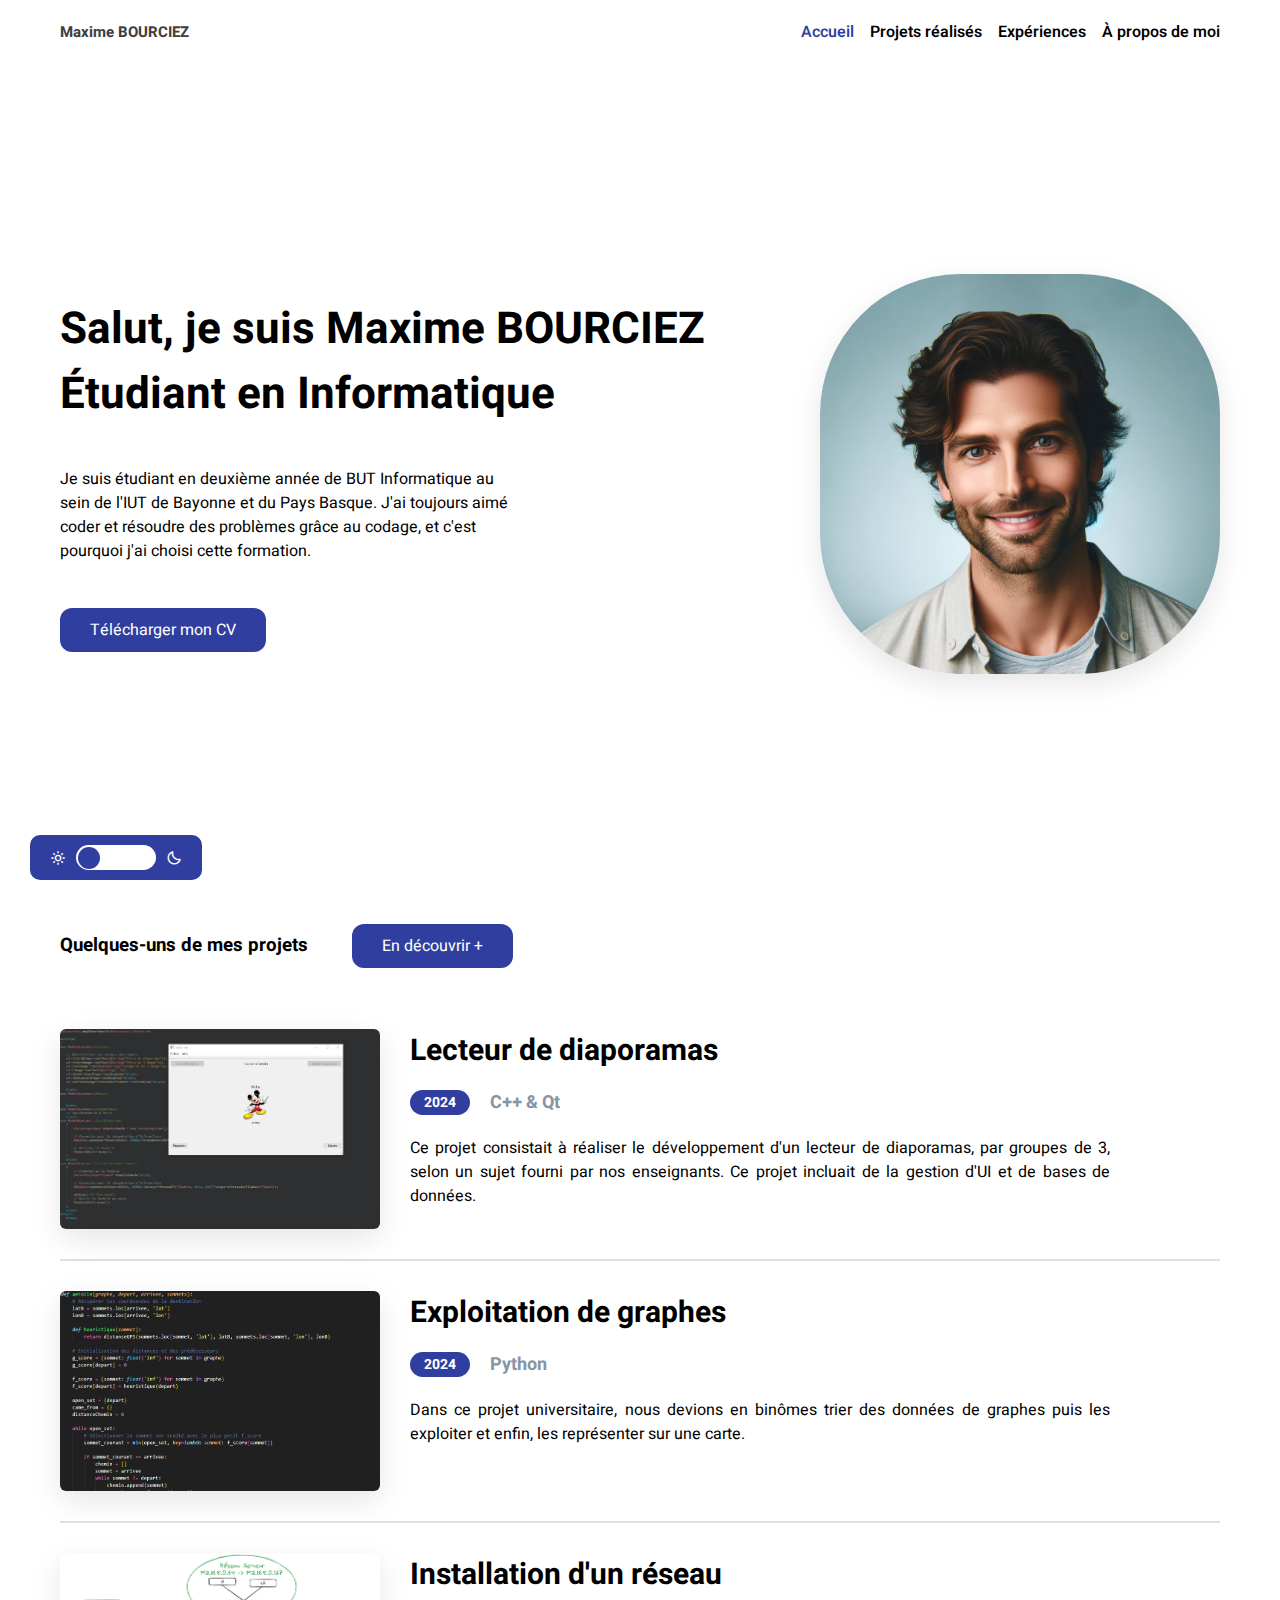
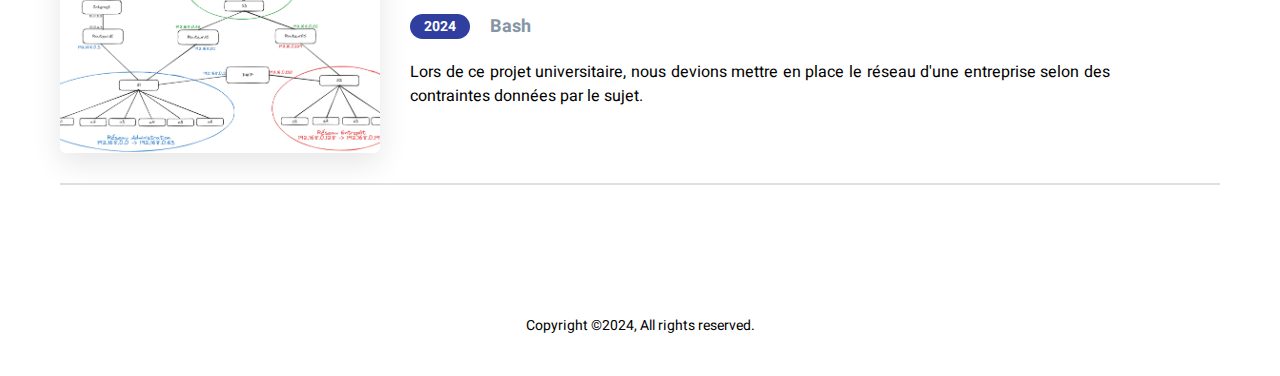
<file: index.html>
<!DOCTYPE html>
<html lang="en">

<head>
    <meta charset="UTF-8">
    <meta name="viewport" content="width=device-width, initial-scale=1.0">
    <link href='https://unpkg.com/boxicons@2.1.4/css/boxicons.min.css' rel='stylesheet'>
    <link rel="stylesheet" href="style.css">
    <title>Maxime BOURCIEZ | Portfolio</title>
</head>

<body>

    <nav>
        <div class="logo">
            <a href="#">Maxime BOURCIEZ</a>
        </div>
        <div class="nav-links">
            <a class="selected" href="index.html">Accueil</a>
            <a href="works.html">Projets réalisés</a>
            <a href="experiences.html">Expériences</a>
            <a href="about.html">À propos de moi</a>
        </div>
    </nav>

    <div class="main">
        <div class="info">
            <h1>Salut, je suis Maxime BOURCIEZ <br>Étudiant en Informatique</h1>
            <p>Je suis étudiant en deuxième année de BUT Informatique au sein de l'IUT de Bayonne et du Pays Basque. J'ai toujours aimé coder et résoudre des problèmes grâce au codage, et c'est pourquoi j'ai choisi cette formation.</p>
            <a href="assets\CV Maxime BOURCIEZ.png" download="assets\CV Maxime BOURCIEZ.png">
                <button>Télécharger mon CV</button>
            </a>
        </div>
        <img src="assets/profile-1.png">
    </div>

    

    <div class="separator">
        <h3>Quelques-uns de mes projets</h4>
        <a href="works.html">En découvrir +</a>
    </div>

    <div class="featured">
        <div class="item">
            <img src="assets/lecteur_diapo.PNG">
            <div class="details">
                <h3>Lecteur de diaporamas</h3>
                <div class="item-info">
                    <div class="year-badge">2024</div>
                    <h4>C++ & Qt</h4>
                </div>
                <p>Ce projet consistait à réaliser le développement d'un lecteur de diaporamas, par groupes de 3, selon un sujet 
                    fourni par nos enseignants. Ce projet incluait de la gestion d'UI et de bases de données.
                </p>
            </div>
        </div>
        <div class="item">
            <img src="assets/algo_graphes.PNG">
            <div class="details">
                <h3>Exploitation de graphes</h3>
                <div class="item-info">
                    <div class="year-badge">2024</div>
                    <h4>Python</h4>
                </div>
                <p>Dans ce projet universitaire, nous devions en binômes trier des données de graphes puis les exploiter
                    et enfin, les représenter sur une carte.
                </p>
            </div>
        </div>
        <div class="item">
            <img src="assets/réseau.png">
            <div class="details">
                <h3>Installation d'un réseau</h3>
                <div class="item-info">
                    <div class="year-badge">2024</div>
                    <h4>Bash </h4>
                </div>
                <p>Lors de ce projet universitaire, nous devions mettre en place le réseau d'une entreprise selon
                    des contraintes données par le sujet.
                </p>
            </div>
        </div>
    </div>

    <footer>
        <div class="socials">
            <i class='bx bxl-github'></i>
            <i class='bx bxl-instagram'></i>
            <i class='bx bxl-twitter'></i>
            <i class='bx bxl-linkedin-square'></i>
        </div>
        <p>Copyright ©2024, All rights reserved.</p>
    </footer>

    <button class="scroll-top-btn">
        <i class='bx bx-chevron-up'></i>
    </button>

    <div id="themeChanger">
        <div id="barContainer">
            <i class='bx bx-sun' id="themeIcon"></i>
            <div id="bar">
                <div id="circle" class="clear"></div>
            </div>
            <i class='bx bx-moon' id="themeIcon"></i>
        </div>
    </div>


    <script src="index.js"></script>
</body>

</html>
</file>
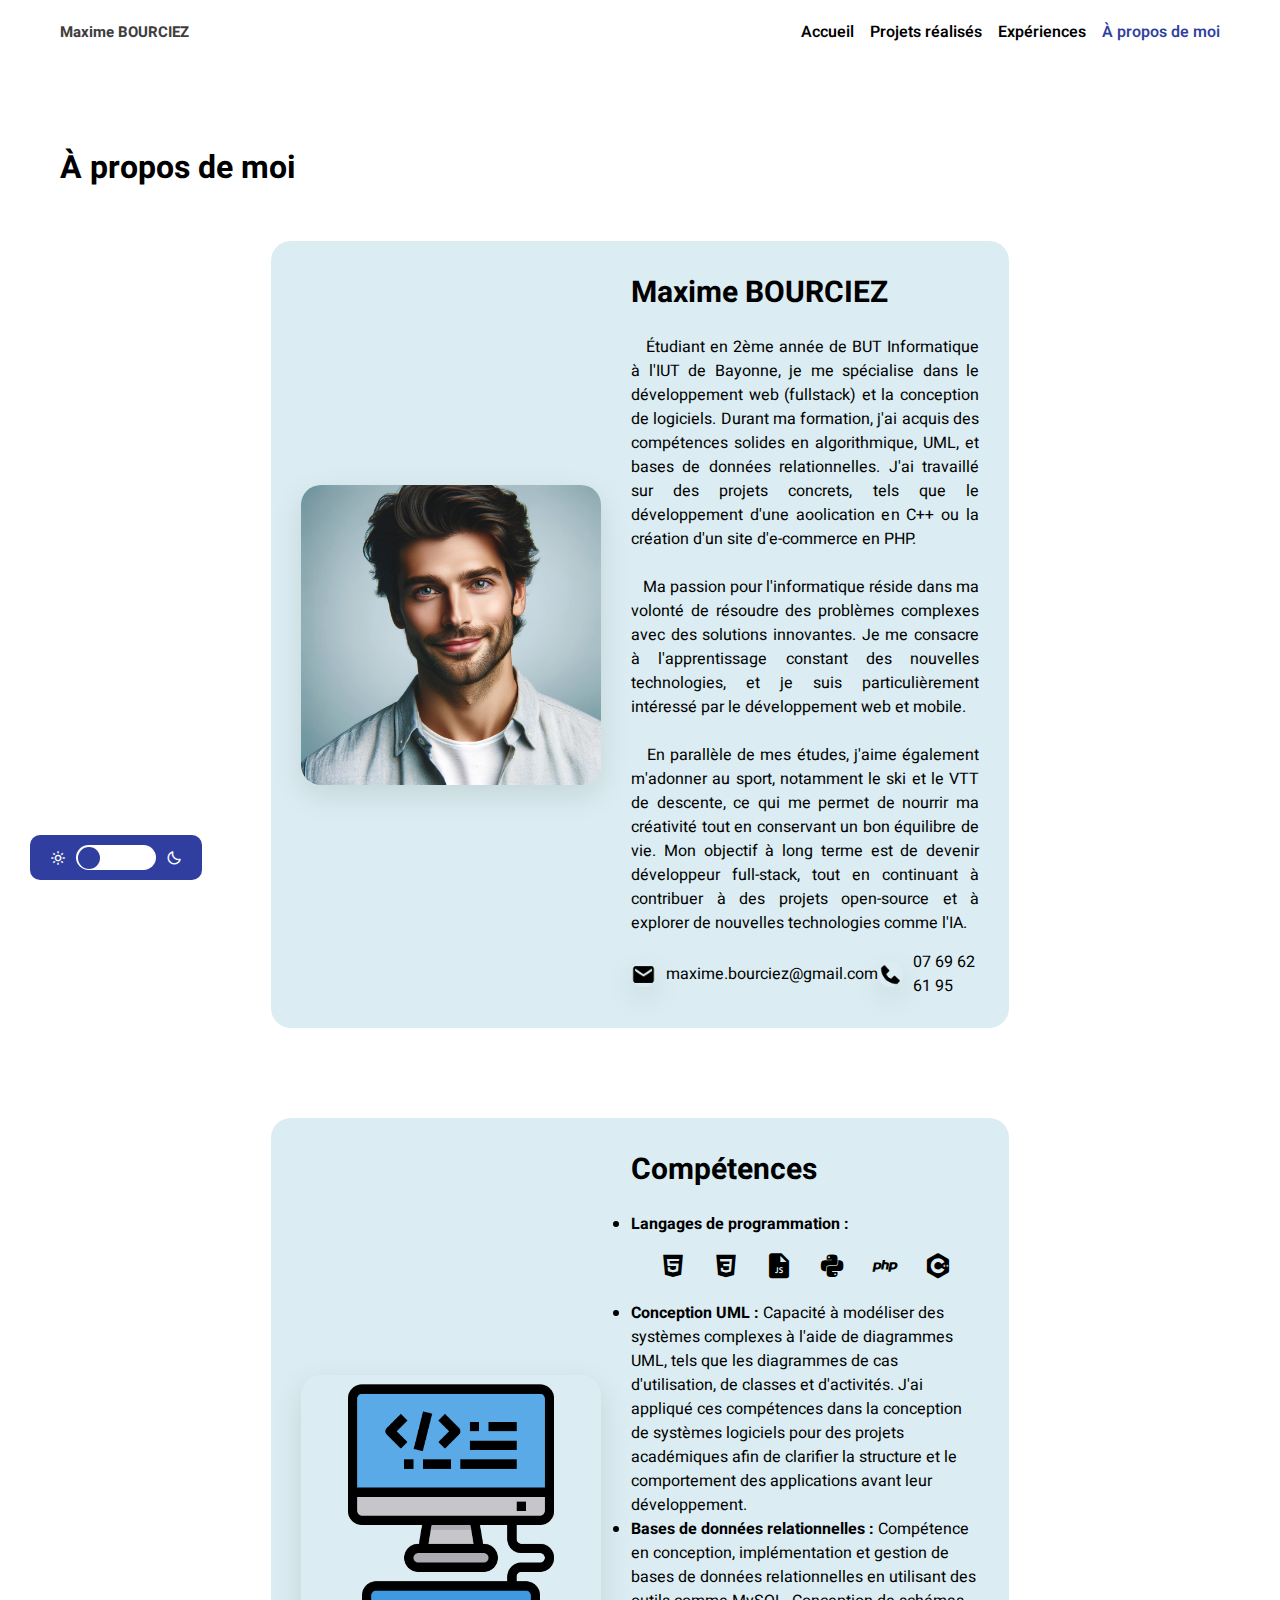
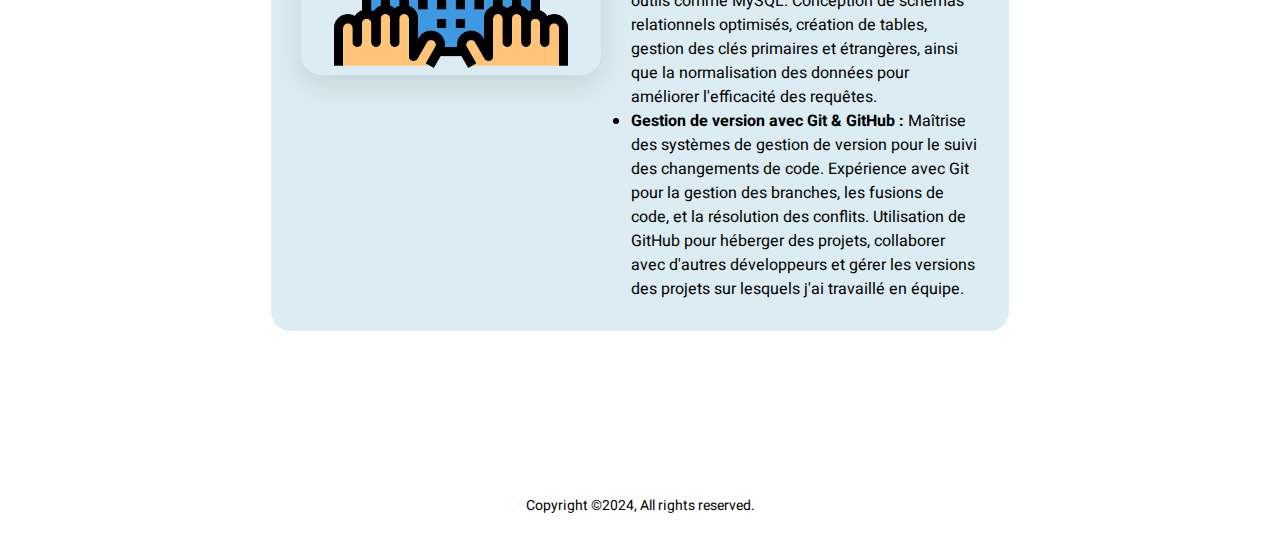
<file: about.html>
<!DOCTYPE html>
<html lang="en">
<head>
    <meta charset="UTF-8">
    <meta name="viewport" content="width=device-width, initial-scale=1.0">
    <link href='https://unpkg.com/boxicons@2.1.4/css/boxicons.min.css' rel='stylesheet'>
    <link rel="stylesheet" href="style.css">
    <title>À propos de moi</title>
</head>
<body>
    <nav>
        <div class="logo">
            <a href="index.html">Maxime BOURCIEZ</a>
        </div>
        <div class="nav-links">
            <a href="index.html">Accueil</a>
            <a href="works.html">Projets réalisés</a>
            <a href="experiences.html">Expériences</a>
            <a class="selected" href="about.html">À propos de moi</a>
        </div>
    </nav>

    <h1 class="page-title">À propos de moi</h1>

    <div class="content">
        <div class="container">
            <img src="assets/profile-2.png">
            <div class="about">
                <h2>Maxime BOURCIEZ</h2>
                <p>&nbsp; &nbsp;Étudiant en 2ème année de BUT Informatique à l'IUT de Bayonne, je me spécialise dans le développement web (fullstack) et la conception de logiciels. 
                    Durant ma formation, j'ai acquis des compétences solides en algorithmique, UML, et bases de données relationnelles. J'ai travaillé sur des projets concrets, tels 
                    que le développement d'une aoolication en C++ ou la création d'un site d'e-commerce en PHP.</p> <br>

                <p>&nbsp; &nbsp;Ma passion pour l'informatique réside dans ma volonté de résoudre des problèmes complexes avec des solutions innovantes. Je me consacre à l'apprentissage 
                    constant des nouvelles technologies, et je suis particulièrement intéressé par le développement web et mobile. </p>
                <br>

                <p>&nbsp; &nbsp;En parallèle de mes études, j'aime 
                    également m'adonner au sport, notamment le ski et le VTT de descente, ce qui me permet de nourrir ma créativité tout en conservant un bon équilibre de vie. Mon objectif à long terme est 
                    de devenir développeur full-stack, tout en continuant à contribuer à des projets open-source et à explorer de nouvelles technologies comme l'IA.</p>
                <div id="contact">
                    <div class="contact-item">
                        <img src="assets/mail-icon.png" alt="">
                        <p class="contact-way">maxime.bourciez@gmail.com</p>
                    </div>
                    <div class="contact-item">
                        <img src="assets/phone-icon.png" alt="">
                        <p class="contact-way">07 69 62 61 95</p>
                    </div>  
                </div>
            </div>
        </div>
    </div>

    <div class="skills content">
        <div class="container">
            <img src="assets/coding.png">
            <div class="about">
                <div class="skills">
                    <h2>Compétences</h2>
                    <ul>
                        <li id="lang"><strong>Langages de programmation :</strong> 
                            <ul>
                                <li><i class='bx bxl-html5'></i></li>
                                <li><i class='bx bxl-css3' ></i></li>
                                <li><i class='bx bxs-file-js'></i></li>
                                <li><i class='bx bxl-python' ></i></li>
                                <li><i class='bx bxl-php' ></i></li>
                                <li><i class='bx bxl-c-plus-plus' ></i></li>
                            </ul>
                        </li>
                    </ul>
                    <ul>                
                        <li><strong>Conception UML :</strong> Capacité à modéliser des systèmes complexes à l'aide de diagrammes UML, tels que les diagrammes de cas d'utilisation, de classes et d'activités. J'ai appliqué ces compétences dans la conception de systèmes logiciels pour des projets académiques afin de clarifier la structure et le comportement des applications avant leur développement.</li>
                
                        <li><strong>Bases de données relationnelles :</strong> Compétence en conception, implémentation et gestion de bases de données relationnelles en utilisant des outils comme MySQL. Conception de schémas relationnels optimisés, création de tables, gestion des clés primaires et étrangères, ainsi que la normalisation des données pour améliorer l'efficacité des requêtes.</li>
                
                        <li><strong>Gestion de version avec Git & GitHub :</strong> Maîtrise des systèmes de gestion de version pour le suivi des changements de code. Expérience avec Git pour la gestion des branches, les fusions de code, et la résolution des conflits. Utilisation de GitHub pour héberger des projets, collaborer avec d'autres développeurs et gérer les versions des projets sur lesquels j'ai travaillé en équipe.</li>
                    </ul>
                </div>
            </div>
        </div>        
    </div>


    <footer>
        <div class="socials">
            <a href="https://github.com/Lifzerr" target="_blank">
                <i class='bx bxl-github'></i>
            </a>
            <a href="https://www.instagram.com/maxime.bok/" target="_blank">
                <i class='bx bxl-instagram'></i>
            </a>
            <a href="https://x.com/Maxime_Bourciez" target="_blank">
                <i class='bx bxl-twitter'></i>
            </a>
            <a href="https://www.linkedin.com/in/maxime-bourciez-72aa0b2b3/" target="_blank">
                <i class='bx bxl-linkedin-square'></i>
            </a>
            
        </div>
        <p>Copyright ©2024, All rights reserved.</p>
    </footer>

    <button class="scroll-top-btn">
        <i class='bx bx-chevron-up'></i>
    </button>

    <div id="themeChanger">
        <div id="barContainer">
            <i class='bx bx-sun' id="themeIcon"></i>
            <div id="bar">
                <div id="circle" class="clear"></div>
            </div>
            <i class='bx bx-moon' id="themeIcon"></i>
        </div>
    </div>

    <script src="index.js"></script>
</body>

</html>
</file>
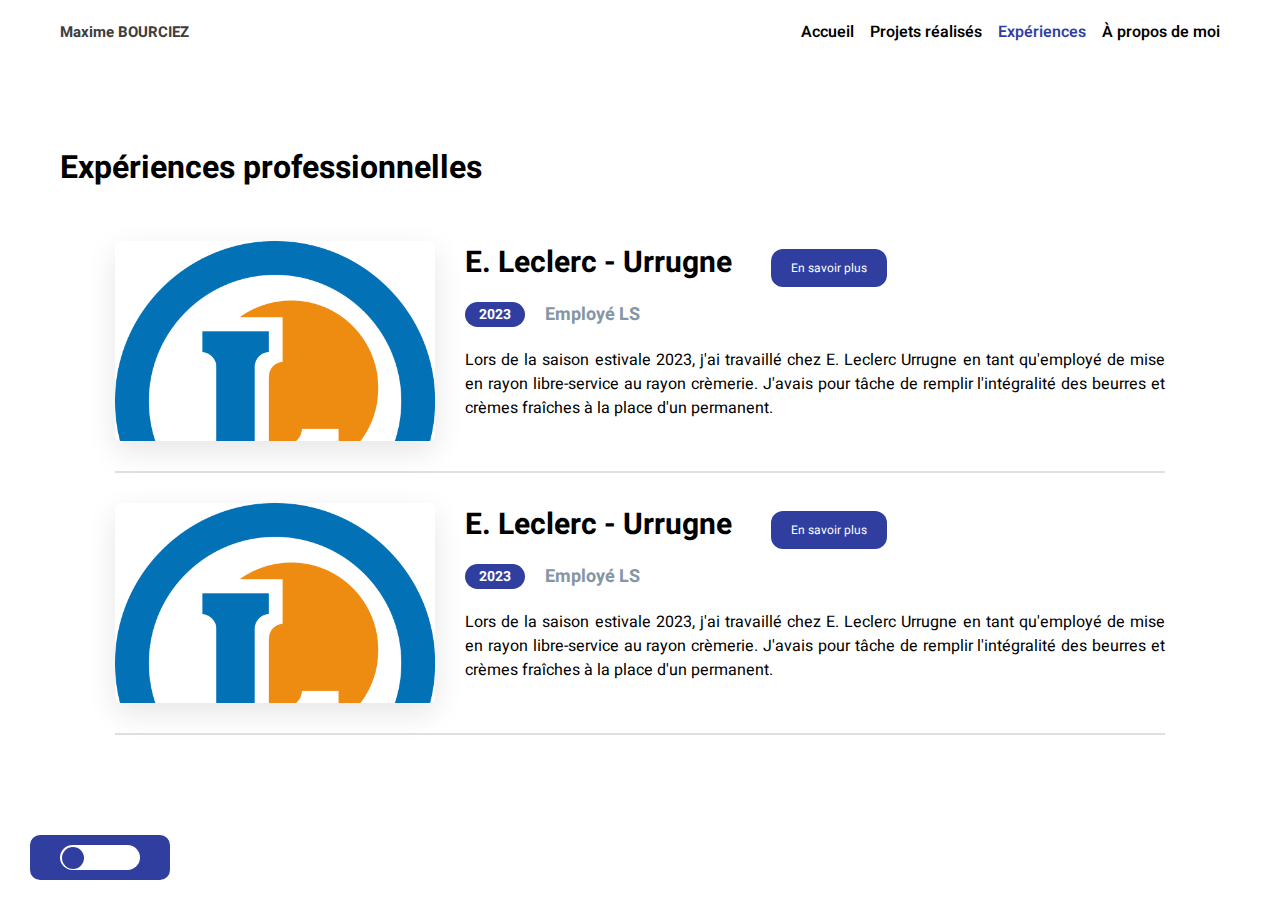
<file: experiences.html>
<!DOCTYPE html>
<html lang="en">
<head>
    <meta charset="UTF-8">
    <meta name="viewport" content="width=device-width, initial-scale=1.0">
    <title>Expériences</title>
    <link rel="stylesheet" href="style.css">
</head>
<body>
    <nav>
        <div class="logo">
            <a href="#">Maxime BOURCIEZ</a>
        </div>
        <div class="nav-links">
            <a href="index.html">Accueil</a>
            <a href="works.html">Projets réalisés</a>
            <a class="selected" href="experiences.html">Expériences</a>
            <a href="about.html">À propos de moi</a>
        </div>
    </nav>

    <h1 class="page-title">Expériences professionnelles</h1>

    <div class="content">
        <div class="works-list">
            <div class="item">
                <img src="assets/logoLeclerc.png">
                <div class="details">
                    <h3>E. Leclerc - Urrugne</h3>
                    <a href="#">En savoir plus</a>
                    <div class="item-info">
                        <div class="year-badge">2023</div>
                        <h4>Employé LS</h4>
                    </div>
                    <p>Lors de la saison estivale 2023, j'ai travaillé chez E. Leclerc Urrugne en tant qu'employé de mise en rayon libre-service 
                        au rayon crèmerie. J'avais pour tâche de remplir l'intégralité des beurres et crèmes fraîches à la place d'un permanent. 
                    </p>
                </div>
            </div>

            <div class="item">
                <img src="assets/logoLeclerc.png">
                <div class="details">
                    <h3>E. Leclerc - Urrugne</h3>
                    <a href="#">En savoir plus</a>
                    <div class="item-info">
                        <div class="year-badge">2023</div>
                        <h4>Employé LS</h4>
                    </div>
                    <p>Lors de la saison estivale 2023, j'ai travaillé chez E. Leclerc Urrugne en tant qu'employé de mise en rayon libre-service 
                        au rayon crèmerie. J'avais pour tâche de remplir l'intégralité des beurres et crèmes fraîches à la place d'un permanent. 
                    </p>
                </div>
            </div>
        </div>
    </div>

    <button class="scroll-top-btn">
        <i class='bx bx-chevron-up'></i>
    </button>

    <div id="themeChanger">
        <div id="barContainer">
            <i class='bx bx-sun' id="themeIcon"></i>
            <div id="bar">
                <div id="circle" class="clear"></div>
            </div>
            <i class='bx bx-moon' id="themeIcon"></i>
        </div>
    </div>

    <script src="index.js"></script>
</body>
</html>
</file>
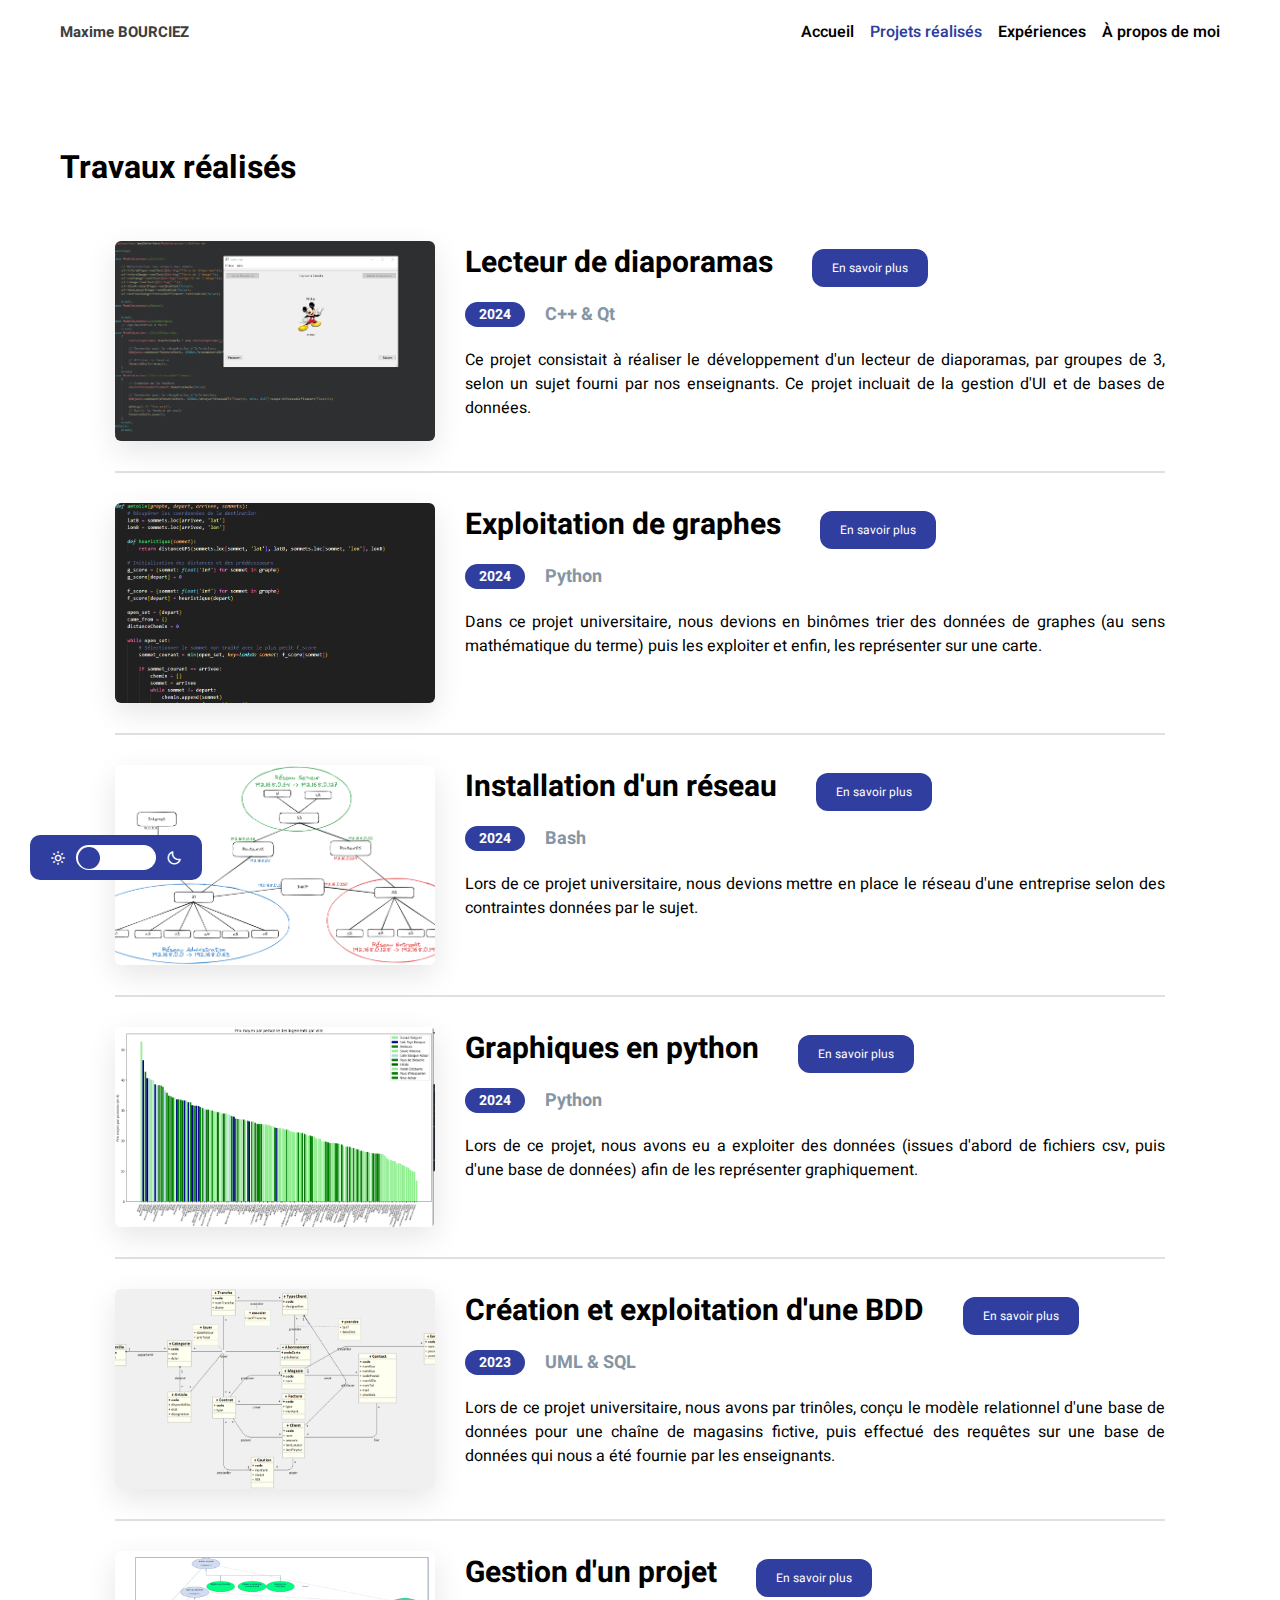
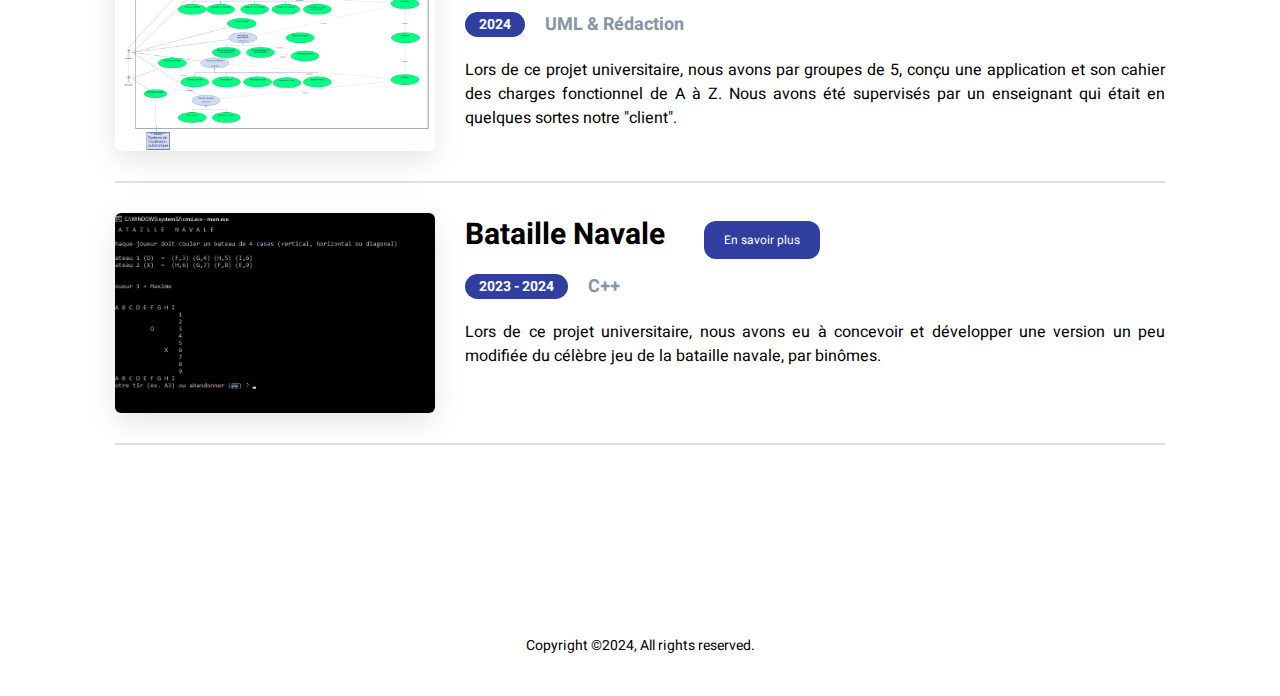
<file: works.html>
<!DOCTYPE html>
<html lang="en">

<head>
    <meta charset="UTF-8">
    <meta name="viewport" content="width=device-width, initial-scale=1.0">
    <link href='https://unpkg.com/boxicons@2.1.4/css/boxicons.min.css' rel='stylesheet'>
    <link rel="stylesheet" href="style.css">
    <title>Projets réalisés | Maxime BOURCIEZ</title>
</head>

<body>
    <nav>
        <div class="logo">
            <a href="index.html">Maxime BOURCIEZ</a>
        </div>
        <div class="nav-links">
            <a href="index.html">Accueil</a>
            <a class="selected" href="#">Projets réalisés</a>
            <a href="experiences.html">Expériences</a>
            <a href="about.html">À propos de moi</a>
        </div>
    </nav>

    <h1 class="page-title">Travaux réalisés</h1>

    <div class="content">
        <div class="works-list">
            <div class="item">
                <img src="assets/lecteur_diapo.PNG">
                <div class="details">
                    <h3>Lecteur de diaporamas</h3>
                    <a href="#">En savoir plus</a>
                    <div class="item-info">
                        <div class="year-badge">2024</div>
                        <h4>C++ & Qt</h4>
                    </div>
                    <p>Ce projet consistait à réaliser le développement d'un lecteur de diaporamas, par groupes de 3, selon un sujet 
                        fourni par nos enseignants. Ce projet incluait de la gestion d'UI et de bases de données.
                    </p>
                </div>
            </div>
            <div class="item">
                <img src="assets/algo_graphes.PNG">
                <div class="details">
                    <h3>Exploitation de graphes</h3>
                    <a href="#">En savoir plus</a>
                    <div class="item-info">
                        <div class="year-badge">2024</div>
                        <h4>Python</h4>
                    </div>
                    <p>Dans ce projet universitaire, nous devions en binômes trier des données de graphes (au sens mathématique du terme) puis les exploiter
                        et enfin, les représenter sur une carte.
                    </p>
                </div>
            </div>
            <div class="item">
                <img src="assets/réseau.png">
                <div class="details">
                    <h3>Installation d'un réseau</h3>
                    <a href="#">En savoir plus</a>
                    <div class="item-info">
                        <div class="year-badge">2024</div>
                        <h4>Bash</h4>
                    </div>
                    <p>Lors de ce projet universitaire, nous devions mettre en place le réseau d'une entreprise selon
                        des contraintes données par le sujet.
                    </p>
                </div>
            </div>
            <div class="item">
                <img src="assets/stats.PNG">
                <div class="details">
                    <h3>Graphiques en python</h3>
                    <a href="#">En savoir plus</a>
                    <div class="item-info">
                        <div class="year-badge">2024</div>
                        <h4>Python</h4>
                    </div>
                    <p>Lors de ce projet, nous avons eu a exploiter des données (issues d'abord de fichiers csv, puis d'une base de données)
                        afin de les représenter graphiquement.</p>
                </div>
            </div>
            <div class="item">
                <img src="assets/conception_BD.png">
                <div class="details">
                    <h3>Création et exploitation d'une BDD</h3>
                    <a href="#">En savoir plus</a>
                    <div class="item-info">
                        <div class="year-badge">2023</div>
                        <h4> UML & SQL</h4>
                    </div>
                    <p>Lors de ce projet universitaire, nous avons par trinôles, conçu le modèle relationnel d'une base de données pour une 
                        chaîne de magasins fictive, puis effectué des requêtes sur une base de données qui nous a été fournie par les enseignants.
                    </p>
                </div>
            </div>
            
            <div class="item">
                <img src="assets/item-6.png" alt="Image indisponible">
                <div class="details">
                    <h3>Gestion d'un projet</h3>
                    <a href="#">En savoir plus</a>
                    <div class="item-info">
                        <div class="year-badge">2024</div>
                        <h4> UML & Rédaction </h4>
                    </div>
                    <p>Lors de ce projet universitaire, nous avons par groupes de 5, conçu une application et son cahier des charges
                        fonctionnel de A à Z. Nous avons été supervisés par un enseignant qui était en quelques sortes notre "client".
                    </p>
                </div>
            </div>
            <div class="item">
                <img src="assets/bataille_navale.png">
                <div class="details">
                    <h3>Bataille Navale</h3>
                    <a href="#">En savoir plus</a>
                    <div class="item-info">
                        <div class="year-badge">2023 - 2024</div>
                        <h4>C++</h4>
                    </div>
                    <p>Lors de ce projet universitaire, nous avons eu à concevoir et développer une version un peu modifiée 
                        du célèbre jeu de la bataille navale, par binômes.
                    </p>
                </div>
            </div>
        </div>
    </div>

    <footer>
        <div class="socials">
            <i class='bx bxl-facebook-square'></i>
            <i class='bx bxl-instagram'></i>
            <i class='bx bxl-twitter'></i>
            <i class='bx bxl-linkedin-square'></i>
        </div>
        <p>Copyright ©2024, All rights reserved.</p>
    </footer>

    <button class="scroll-top-btn">
        <i class='bx bx-chevron-up'></i>
    </button>

    <div id="themeChanger">
        <div id="barContainer">
            <i class='bx bx-sun' id="themeIcon"></i>
            <div id="bar">
                <div id="circle" class="clear"></div>
            </div>
            <i class='bx bx-moon' id="themeIcon"></i>
        </div>
    </div>

    <script src="index.js"></script>
</body>

</html>
</file>
<file: style.css>
@import url("https://fonts.googleapis.com/css2?family=Heebo:wght@300;400;500;600;700;800&display=swap");

:root {
  --primary-color: #303f9f;
  --main-color: #fff;
  --font-color: #000;
  --secondary-font-color: #8695a4;
  --main-hover-btn-color: #1a237e;
  --about-background-color: #dbedf2;
  --main-logo-color: #3e3e3e;
  --main-border-color: #e0e0e0;
  --buttons-font-color: #fff;
  --nav-a-color-hover: #303f9f;
}

::-webkit-scrollbar {
  width: 12px; /* Largeur de la scrollbar */
}

/* Track (fond de la scrollbar) */
::-webkit-scrollbar-track {
  background: #f1f1f1;
  border-radius: 50%;
}

/* Handle (barre de défilement) */
::-webkit-scrollbar-thumb {
  background: #888;
  border-radius: 50%;
  border: 3px solid #f1f1f1;
}

/* Handle au hover */
::-webkit-scrollbar-thumb:hover {
  background: #555;
  border-radius: 50%;
}

/* Optionnel: styles pour Firefox */
* {
  scrollbar-width: thin;
}

* {
  margin: 0;
  padding: 0;
  box-sizing: border-box;
  font-family: "Heebo", sans-serif;
}

body {
  background-color: var(--main-color);
  overflow-y: scroll;
  transition: all 0.5 ease-in;
}

h1,
h2,
h3,
p,
btn {
  color: var(--font-color);
}

a {
  text-decoration: none;
  color: var(--buttons-font-color);
}

img {
  object-fit: cover;
  object-position: top;
  box-shadow: 0 10px 30px rgba(0, 0, 0, 0.1);
}

nav {
  padding: 20px 148px;
  background-color: var(--main-color);
  display: flex;
  align-items: center;
  justify-content: space-between;
  font-weight: 600;
}

nav .logo {
  display: flex;
  align-items: center;
  gap: 10px;
}

nav .logo img {
  width: 40px;
  height: 40px;
  border-radius: 50%;
}

nav .logo a {
  font-size: 15px;
  color: var(--main-logo-color);
  font-weight: bold;
}

nav .nav-links {
  display: flex;
  gap: 16px;
}

nav .nav-links a {
  transition: color 0.3s ease;
  color: var(--font-color);
}

nav .nav-links a:hover,
nav .nav-links a.selected {
  color: var(--nav-a-color-hover);
}

.main {
  padding: 0 148px;
  display: flex;
  align-items: center;
  justify-content: space-between;
  gap: 50px;
  height: calc(100vh - 80px);
}

.main .info h1 {
  font-size: 44px;
  margin-bottom: 40px;
}

.main .info p {
  font-size: 16px;
  margin-bottom: 45px;
  width: 65%;
}

.main .info button,
.content .post-list .post-item .buttons button {
  padding: 10px 30px;
  background: var(--primary-color);
  border: none;
  color: var(--buttons-font-color);
  font-size: 16px;
  border-radius: 12px;
  cursor: pointer;
  transition: background 0.3s ease;
}

.main .info button:hover,
.content .post-list .post-item .buttons button:hover {
  background: var(main-hover-btn-color);
}

.main img {
  width: 400px;
  height: 400px;
  border-radius: 140px;
}

.separator {
  padding: 40px 148px 0;
  width: 100%;
}

.separator h3 {
  margin-bottom: 30px;
  display: inline-block;
  margin-right: 40px;
}

.separator a {
  padding: 10px 30px;
  background: var(--primary-color);
  border: none;
  color: var(--buttons-font-color);
  font-size: 16px;
  border-radius: 12px;
  cursor: pointer;
  transition: background 0.3s ease;
}

.featured {
  padding: 40px 290px 0;
}

.details h3,
a {
  display: inline-block;
}

.details h3 {
  color: var(--font-color);
}

.details a {
  padding: 10px 20px;
  background: var(--primary-color);
  border: none;
  color: var(--buttons-font-color);
  font-size: 12px;
  border-radius: 12px;
  cursor: pointer;
  transition: background 0.3s ease;
  margin-left: 35px;
}

.featured .item,
.works-list .item {
  display: flex;
  gap: 30px;
  margin-bottom: 30px;
  padding-bottom: 30px;
  border-bottom: 2px solid var(--main-border-color);
}

.featured .item img,
.works-list .item img {
  width: 320px;
  height: 200px;
  border-radius: 6px;
}

.featured .item .details h3,
.works-list .item h3 {
  font-size: 30px;
  margin-bottom: 16px;
}

.featured .item .details .item-info,
.works-list .item .details .item-info {
  display: flex;
  align-items: center;
  gap: 20px;
  margin-bottom: 20px;
}

.featured .item .details .item-info .year-badge,
.works-list .item .details .item-info .year-badge,
.content .work-info .year-badge {
  background-color: var(--primary-color);
  padding: 2px 14px;
  color: var(--buttons-font-color);
  border-radius: 16px;
  font-size: 14px;
  font-weight: bold;
}

.featured .item .details .item-info h4,
.works-list .item .details .item-info h4 {
  color: var(--secondary-font-color);
  font-size: 18px;
}

.featured .item .details p,
.works-list .item .details p {
  width: 700px;
  text-align: justify;
}

footer {
  bottom: 0;
  padding: 40px 0;
  display: flex;
  flex-direction: column;
  align-items: center;
}

footer .socials {
  display: flex;
  align-items: center;
  gap: 28px;
  margin-bottom: 20px;
  color: var(--font-color);
}

footer .socials i {
  font-size: 40px;
  cursor: pointer;
  transition: color 0.3s ease;
}

footer .socials i:hover {
  color: var(--main-hover-btn-color);
}

footer p {
  font-size: 14px;
}

.page-title {
  padding: 80px 234px 20px;
  width: 100%;
}

.content {
  padding: 30px 148px 60px;
  display: flex;
  flex-direction: column;
  align-items: center;
}

.content .work-info {
  display: flex;
  align-items: center;
  justify-content: flex-start;
  gap: 20px;
  width: 970px;
}

.content .work-info .category {
  color: var(--secondary-font-color);
  font-size: 18px;
}

.content > p {
  width: 970px;
  font-size: 15px;
  margin: 20px 0;
}

.content > img {
  width: 970px;
  margin: 30px 0;
  border-radius: 20px;
}

.content > h1,
.content > h2,
.content > h3 {
  width: 970px;
}

.content .post-list {
  display: flex;
  flex-direction: column;
  gap: 20px;
}

.content .post-list .post-item {
  background-color: var(--about-background-color);
  padding: 24px;
  width: 960px;
  border-radius: 10px;
}

.content .post-list .post-item .buttons {
  margin-top: 30px;
  display: flex;
  align-items: center;
  justify-content: flex-end;
  gap: 10px;
}

.content .post-list .post-item .buttons button {
  font-size: 14px;
  padding: 6px 20px;
}

.content .post-list .post-item .buttons i {
  font-size: 22px;
  cursor: pointer;
  transition: color 0.3s ease;
}

.content .post-list .post-item .buttons i:hover {
  color: var(--primary-color);
}

.content .container {
  background-color: var(--about-background-color);
  padding: 30px;
  display: flex;
  align-items: center;
  gap: 30px;
  width: 75%;
  border-radius: 20px;
}

.content .container img {
  width: 300px;
  height: 300px;
  border-radius: 20px;
  justify-self: center;
}

.content .container h2 {
  margin-bottom: 20px;
  font-size: 30px;
}

.content .container .about > p {
  text-align: justify;
}

.content .container .about .email {
  font-weight: bold;
  margin-top: 30px;
  font-size: 14px;
}

.content .container .about .telephone {
  font-weight: bold;
  font-size: 14px;
}

.content #contact{
  margin-top: 15px;
  display: flex;
  flex-direction: row;
  justify-content: space-around;
  width: 100%;

  img{
    width: 25px;
    height: 25px;
    border-radius: 50%;
  }

  .contact-item{
    display: flex;
    flex-direction: row;
    gap: 10px;
    align-items: center;
  }
}

.proof {
  width: 90%;
  margin: auto;
  display: grid;
  grid-template-columns: 35% 65%;
}

.img-proof {
  grid-column: 1;
  height: 300px;
  max-width: 100%;
  display: inline-block;
  border-radius: 20px;
}

.proof-desc {
  width: 100%;
  grid-column: 2;
  padding: 10px 40px;
  font-size: 20px;
}

.scroll-top-btn {
  position: fixed;
  bottom: 20px;
  right: 20px;
  background-color: var(--primary-color);
  color: var(--font-color);
  padding: 10px 20px;
  border-radius: 10px;
  cursor: pointer;
  transition: background 0.3s ease;
  outline: none;
}

#themeChanger {
  position: fixed;
  bottom: 20px;
  left: 30px;
  background-color: var(--primary-color);
  color: var(--main-color);
  padding: 10px 20px;
  border-radius: 10px;
  cursor: pointer;
  transition: background 0.3s ease;

  #barContainer {
    display: flex;
    align-items: center;
    gap: 10px;
    flex-direction: row;
  }

  #bar {
    display: flex;
    height: 25px;
    width: 80px;
    background-color: #fff;
    border-radius: 13px;
    justify-content: center;
    align-items: center;
  }

  #circle {
    height: 22px;
    width: 22px;
    background-color: var(--primary-color);
    border-radius: 50%;
    transition: transform 0.3s ease;
    margin-left: -55px;
    transition: all ease-in-out 0.3s;
  }
}

.bx {
  color: #fff;
}

.skills {
  color: var(--font-color);

  #lang ul {
    display: flex;
    flex-direction: row;
    align-items: center;
    padding: 15px;
  }

  #lang li {
    margin-left: 25px;
    list-style-type: none;
    margin: auto;

    i {
      font-size: 30px;
      color: var(--font-color);
    }
  }
}

.content .container .about{
    width: 100%;
}

.content .container .about form {
  display: flex;
  flex-direction: column;
  gap: 15px;
  width: 100%;

  .form-group {
    display: flex;
    flex-direction: row;
    gap: 5px;
  }

  .form-element {
    width: 45%;
    padding: 10px;
    display: flex;
    flex-direction: column;
  }

  .form-element:last-child {
    width: 100%;
  }

  label{
    color: var(--font-color);
  }

  input, textarea{
    /* pas de fond*/
    height: 30px;
    background-color: transparent;
    border-radius: 10px;
    box-shadow: rgba(6, 24, 44, 0.4) 0px 0px 0px 2px, rgba(6, 24, 44, 0.65) 0px 4px 6px -1px, rgba(255, 255, 255, 0.08) 0px 1px 0px inset;
    transition: all 0.3s ease;
    overflow: hidden;
  }

  input:focus, textarea:focus {
    outline: none;
    background-color: transparent;
    border: 2px solid var(--primary-color);
  }
}

.ripple {
  position: absolute;
  border-radius: 50%;
  transform: scale(0);
  animation: ripple-effect 1s linear;
  background-color: var(--primary-color, blue); /* Définir ta couleur principale ici */
  pointer-events: none;
}

@keyframes ripple-effect {
  to {
    transform: scale(4); /* Contrôle la taille de diffusion */
    opacity: 0;
  }
}

@media screen and (max-width: 1400px) {
  nav {
    padding: 20px 60px;
  }

  .main {
    padding: 0 60px;
  }

  .recent {
    padding: 60px;
  }

  .featured,
  .separator {
    padding: 40px 60px 0;
  }

  .page-title {
    padding: 80px 60px 20px;
  }
}

@media screen and (max-width: 1200px) {
  nav {
    padding: 20px 40px;
  }

  .main {
    padding: 0 40px;
  }

  .main img {
    width: 340px;
    height: 340px;
  }

  .recent {
    padding: 40px;
  }

  .featured,
  .separator {
    padding: 40px 40px 0;
  }

  .featured .item .details p,
  .works-list .item .details p {
    width: 100%;
  }

  .page-title {
    padding: 80px 40px 20px;
  }

  .content .work-info,
  .content > p,
  .content > img,
  .content > h1,
  .content > h2,
  .content > h3,
  .content .post-list .post-item,
  .content .container {
    width: 100%;
  }

  .content .container img {
    width: 250px;
    height: 250px;
    object-fit: fill;
  }

  .content .container h2 {
    font-size: 24px;
    margin-bottom: 10px;
  }

  .content .container .about > p {
    font-size: 14px;
  }
}

@media screen and (max-width: 992px) {
  nav {
    padding: 20px;
  }

  .main {
    padding: 0 20px;
  }

  .main img {
    width: 300px;
    height: 300px;
  }

  .main .info h1 {
    font-size: 34px;
  }

  .main .info p {
    font-size: 15px;
  }

  .main .info button {
    font-size: 15px;
    padding: 8px 22px;
  }

  .recent {
    padding: 40px 20px;
  }

  .recent .posts .post-item {
    width: 100%;
  }

  .recent .posts .post-item h3,
  .content .post-list .post-item h3 {
    font-size: 20px;
  }

  .recent .posts .post-item .info h5,
  .content .post-list .post-item .info h5 {
    font-size: 14px;
  }

  .recent .posts .post-item p {
    width: 100%;
    font-size: 14px;
  }

  .featured,
  .separator {
    padding: 40px 20px 0;
  }

  .featured .item,
  .works-list .item {
    flex-direction: column;
    padding: 0 20px 30px;
  }

  .featured .item img,
  .works-list .item img {
    width: 100%;
    height: auto;
  }

  .featured .item .details h3,
  .works-list .details .item h3 {
    font-size: 24px;
    margin-bottom: 12px;
  }

  .featured .item .details .item-info .year-badge,
  .works-list .item .details .item-info .year-badge {
    font-size: 12px;
  }

  .featured .item .details .item-info h4,
  .works-list .item .details .item-info h4 {
    font-size: 15px;
  }

  .featured .item .details p,
  .works-list .item .details p {
    font-size: 14px;
  }

  .content {
    padding: 30px 20px 60px;
  }

  .content .container h2 {
    font-size: 20px;
  }

  .content .container .about > p {
    font-size: 13px;
  }
}

@media screen and (max-width: 768px) {
  nav {
    justify-content: center;
  }

  nav .logo {
    display: none;
  }

  .main {
    flex-direction: column;
    justify-content: space-around;
    margin: 40px 0;
    height: auto;
  }

  .main .info h1 {
    font-size: 30px;
    margin-bottom: 16px;
  }

  .main .info p {
    margin-bottom: 16px;
  }

  .main .info button {
    padding: 6px 20px;
    font-size: 13px;
  }

  .main img {
    margin-top: 20px;
    width: 100%;
    height: auto;
    border-radius: 50px;
  }

  .recent .posts,
  .content .container {
    flex-direction: column;
  }

  .content .container img {
    width: 100%;
    height: auto;
  }

  .separator h4,
  a {
    display: block;
  }
}
</file>
